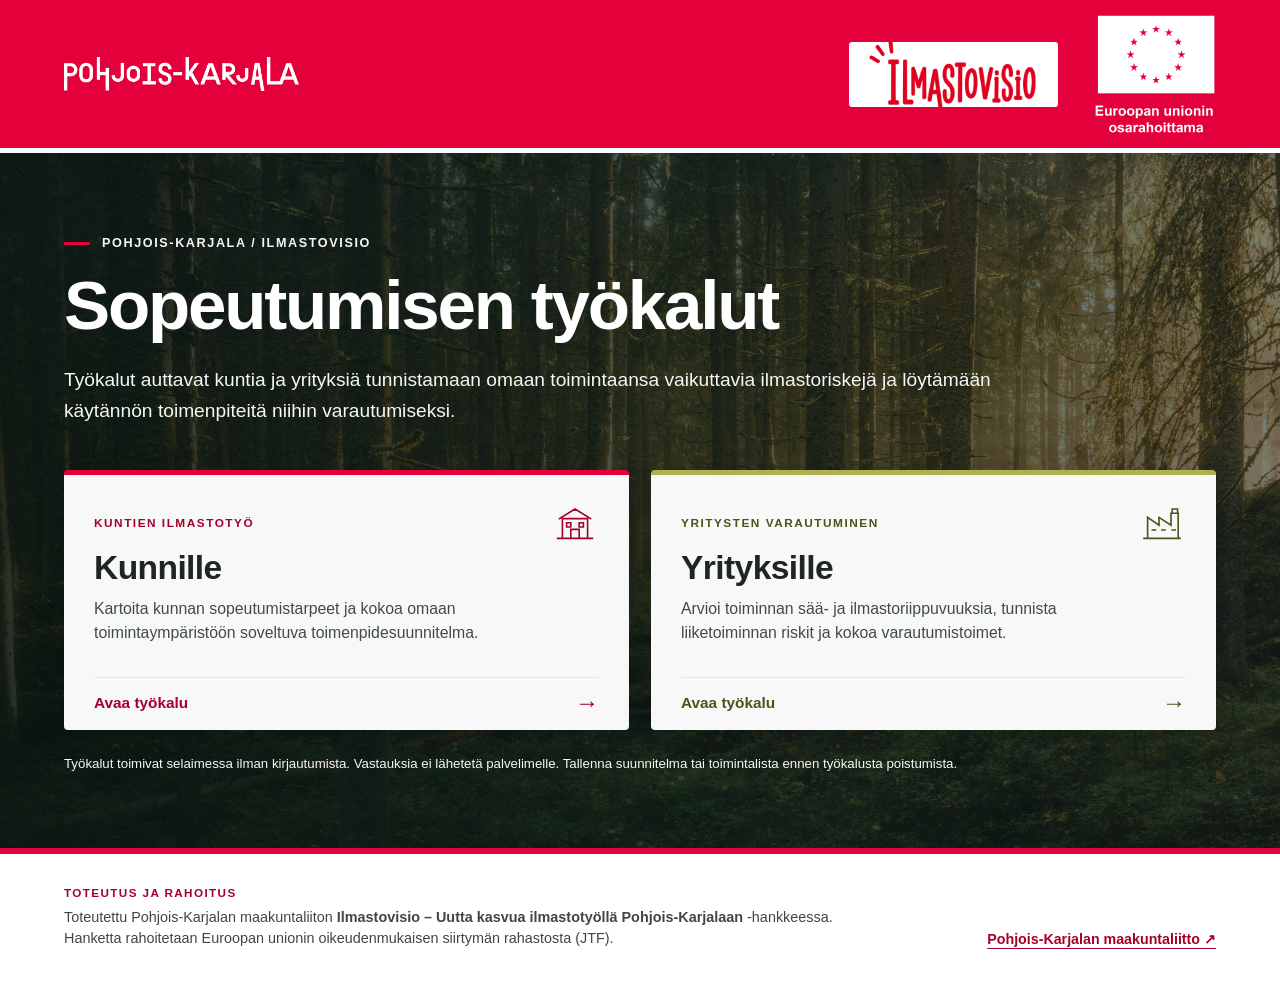
<file: index.html>
<!doctype html>
<html lang="fi">
<head>
  <meta charset="utf-8">
  <meta name="viewport" content="width=device-width, initial-scale=1">
  <meta name="theme-color" content="#e4003a">
  <meta name="description" content="Työkalut auttavat kuntia ja yrityksiä tunnistamaan omaan toimintaansa vaikuttavia ilmastoriskejä ja löytämään käytännön toimenpiteitä niihin varautumiseksi.">
  <title>Sopeutumisen työkalut | Pohjois-Karjala</title>
  <link rel="stylesheet" href="./style.css">
</head>
<body>
  <a class="skip-link" href="#sisalto">Siirry sisältöön</a>

  <header class="masthead">
    <div class="masthead-inner">
      <img class="pk-logo" src="./assets/pohjois-karjala-white.png" alt="Pohjois-Karjala" width="278" height="40">
      <div class="partners" aria-label="Hankkeen ja rahoittajan tunnukset">
        <div class="vision-logo-box">
          <img class="vision-logo" src="./assets/ilmastovisio-logo.png" alt="Ilmastovisio" width="1944" height="809">
        </div>
        <img class="eu-logo" src="./assets/eu-osarahoittama.png" alt="Euroopan unionin osarahoittama" width="768" height="756">
      </div>
    </div>
  </header>

  <main id="sisalto" tabindex="-1">
    <section class="hero" aria-labelledby="main-title">
      <div class="hero-content">
        <p class="eyebrow"><span class="eyebrow-line" aria-hidden="true"></span> Pohjois-Karjala / Ilmastovisio</p>
        <h1 id="main-title">Sopeutumisen työkalut</h1>
        <p class="lead">Työkalut auttavat kuntia ja yrityksiä tunnistamaan omaan toimintaansa vaikuttavia ilmastoriskejä ja löytämään käytännön toimenpiteitä niihin varautumiseksi.</p>

        <div class="tool-grid" aria-label="Valitse työkalu">
          <a class="tool-card" href="./kunta/" aria-labelledby="kunta-title" aria-describedby="kunta-description">
            <div class="card-head">
              <span class="card-kind">KUNTIEN ILMASTOTYÖ</span>
              <span class="card-icon" aria-hidden="true">
                <svg viewBox="0 0 80 80" fill="none" stroke="currentColor" stroke-width="2.7" stroke-linecap="square" stroke-linejoin="miter" focusable="false" aria-hidden="true">
                  <path d="M11 64H69M19 64V31H61V64M14 31L40 15L66 31M33 64V49H47V64M26 38H33V45H26zM47 38H54V45H47z"/>
                </svg>
              </span>
            </div>
            <h2 id="kunta-title">Kunnille</h2>
            <p id="kunta-description">Kartoita kunnan sopeutumistarpeet ja kokoa omaan toimintaympäristöön soveltuva toimenpidesuunnitelma.</p>
            <span class="card-action">Avaa työkalu <span class="arrow" aria-hidden="true">→</span></span>
          </a>

          <a class="tool-card tool-card--business" href="./yritys/" aria-labelledby="yritys-title" aria-describedby="yritys-description">
            <div class="card-head">
              <span class="card-kind">YRITYSTEN VARAUTUMINEN</span>
              <span class="card-icon" aria-hidden="true">
                <svg viewBox="0 0 80 80" fill="none" stroke="currentColor" stroke-width="2.7" stroke-linecap="square" stroke-linejoin="miter" focusable="false" aria-hidden="true">
                  <path d="M10 64H70M16 64V29L35 42V29L55 42V22H67V64M24 50H29M40 50H45M57 50H62M57 22V15H66V22"/>
                </svg>
              </span>
            </div>
            <h2 id="yritys-title">Yrityksille</h2>
            <p id="yritys-description">Arvioi toiminnan sää- ja ilmastoriippuvuuksia, tunnista liiketoiminnan riskit ja kokoa varautumistoimet.</p>
            <span class="card-action">Avaa työkalu <span class="arrow" aria-hidden="true">→</span></span>
          </a>
        </div>

        <p class="note">Työkalut toimivat selaimessa ilman kirjautumista. Vastauksia ei lähetetä palvelimelle. Tallenna suunnitelma tai toimintalista ennen työkalusta poistumista.</p>
      </div>
    </section>
  </main>

  <footer class="site-footer">
    <div class="footer-inner">
      <div class="funding">
        <p class="funding-label">TOTEUTUS JA RAHOITUS</p>
        <p>Toteutettu Pohjois-Karjalan maakuntaliiton <strong>Ilmastovisio – Uutta kasvua ilmastotyöllä Pohjois-Karjalaan</strong> -hankkeessa. Hanketta rahoitetaan Euroopan unionin oikeudenmukaisen siirtymän rahastosta (JTF).</p>
      </div>
      <a href="https://pohjois-karjala.fi/" rel="noopener noreferrer">Pohjois-Karjalan maakuntaliitto <span aria-hidden="true">↗</span></a>
    </div>
  </footer>
</body>
</html>
</file>
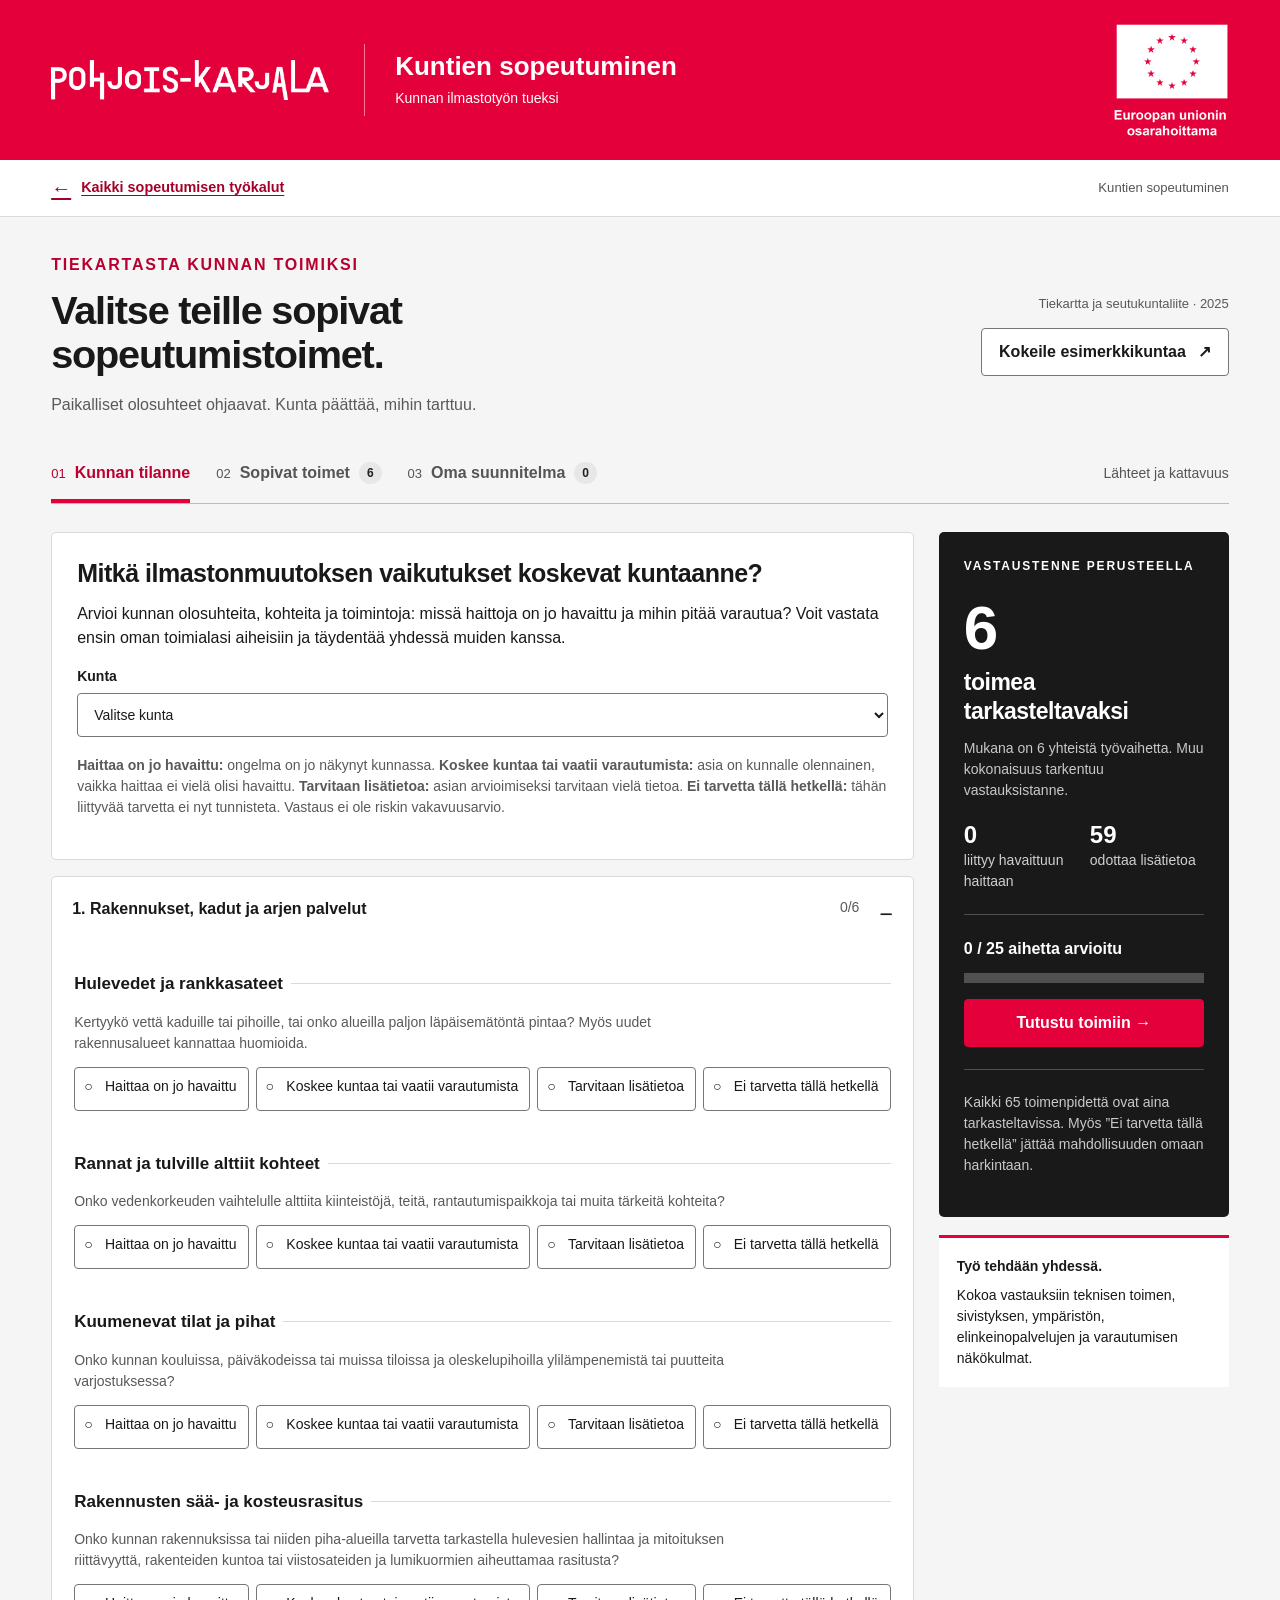
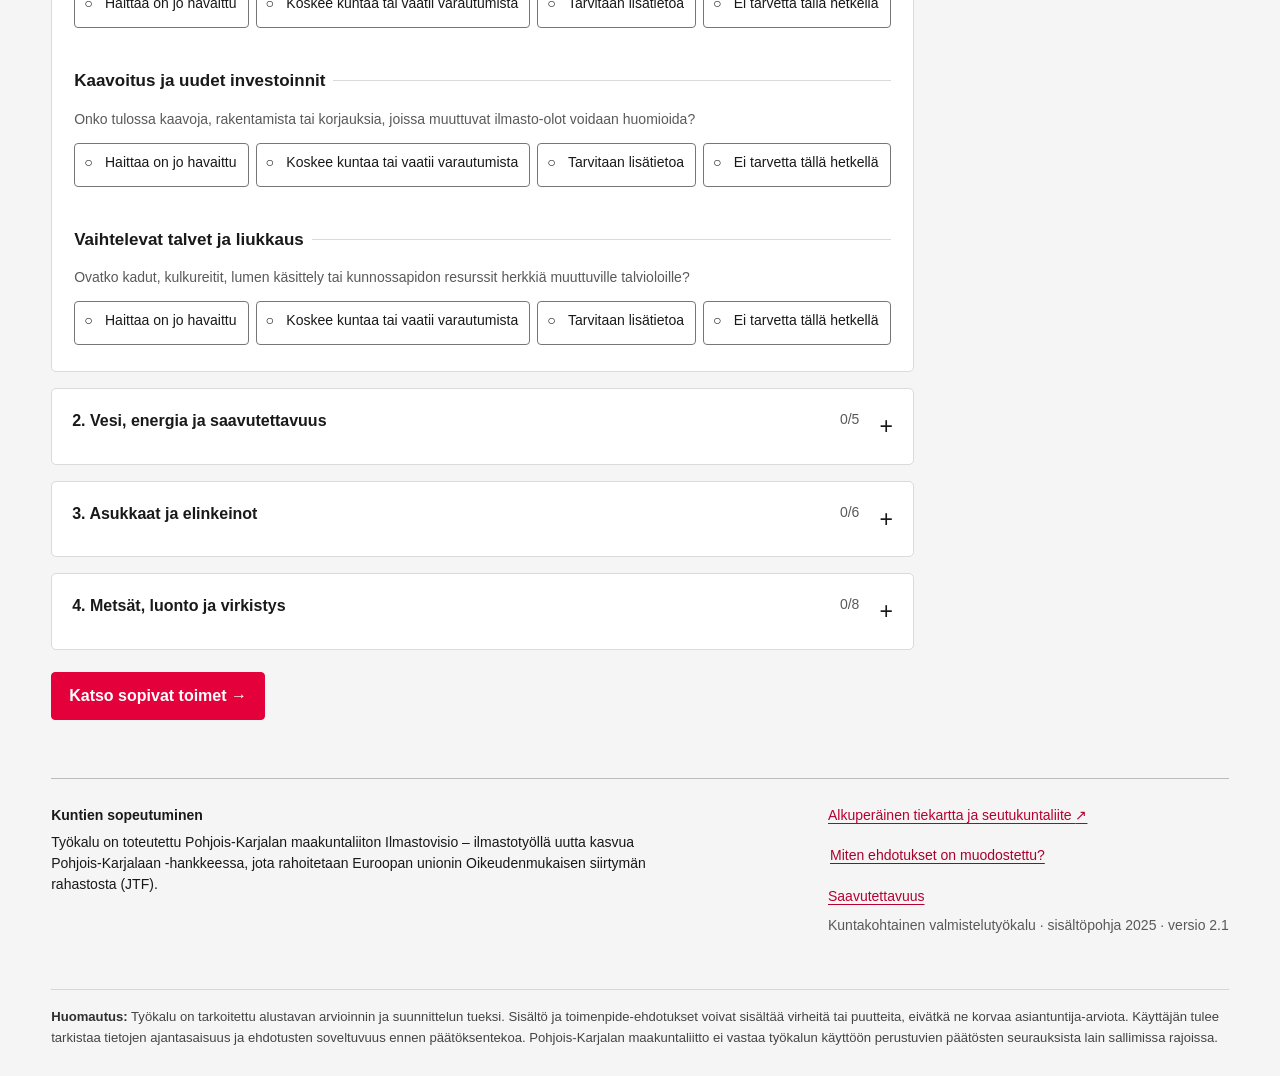
<file: kunta/index.html>
<!doctype html>
<html lang="fi"><head><meta charset="utf-8"><meta name="viewport" content="width=device-width,initial-scale=1"><meta name="theme-color" content="#e4003a"><title>Kuntien sopeutuminen — Pohjois-Karjala</title><meta name="description" content="Kunnan sopeutumistoimet: tunnista paikalliset tarpeet, tarkista tiekartan perustelut ja kokoa ilmastosuunnitelma."><link rel="stylesheet" href="style.css"><link rel="stylesheet" href="../shared/tool-header.css"><link rel="stylesheet" href="../shared/typography.css"></head>
<body><a href="#workspace" class="skip">Siirry työkaluun</a><header class="masthead"><div class="mastinner"><div class="identity"><img src="assets/pohjois-karjala-white.png" alt="Pohjois-Karjala" width="278" height="40"><div class="product"><a href="./">Kuntien sopeutuminen</a><span>Kunnan ilmastotyön tueksi</span></div></div><img class="eu" src="assets/eu-osarahoittama.png" alt="Euroopan unionin osarahoittama" width="768" height="756"></div></header>
<nav class="suite-nav" aria-label="Sopeutumisen työkalut"><div class="suite-nav-inner"><a href="../" class="suite-nav-home"><span aria-hidden="true">←</span> Kaikki sopeutumisen työkalut</a><span class="suite-nav-current">Kuntien sopeutuminen</span></div></nav>
<main><div class="intro"><div><p class="eyebrow">TIEKARTASTA KUNNAN TOIMIKSI</p><h1>Valitse teille sopivat<br>sopeutumistoimet.</h1><p>Paikalliset olosuhteet ohjaavat. Kunta päättää, mihin tarttuu.</p></div><div class="introtools"><span class="edition">Tiekartta ja seutukuntaliite · 2025</span><button id="example" class="secondary">Kokeile esimerkkikuntaa <span aria-hidden="true">↗</span></button></div></div>
<nav class="steps" aria-label="Työvaiheet"><button data-tab="profile"><span class="number">01</span>Kunnan tilanne</button><button data-tab="actions"><span class="number">02</span>Sopivat toimet <span id="matchcount" class="count">0</span></button><button data-tab="plan"><span class="number">03</span>Oma suunnitelma <span id="plancount" class="count">0</span></button><button data-tab="sources" class="source-tab">Lähteet ja kattavuus</button></nav>
<div id="workspace" tabindex="-1" role="region" aria-label="Työkalun sisältö"><div id="app"></div></div><section id="printout" aria-label="Tulostettava suunnitelma"></section>
<footer><div><strong>Kuntien sopeutuminen</strong><p>Työkalu on toteutettu Pohjois-Karjalan maakuntaliiton Ilmastovisio – ilmastotyöllä uutta kasvua Pohjois-Karjalaan -hankkeessa, jota rahoitetaan Euroopan unionin Oikeudenmukaisen siirtymän rahastosta (JTF).</p></div><div><a id="source" target="_blank" rel="noopener">Alkuperäinen tiekartta ja seutukuntaliite <span aria-hidden="true">↗</span><span class="sr-only"> (PDF, avautuu uuteen välilehteen)</span></a><button class="textbutton" id="method-link">Miten ehdotukset on muodostettu?</button><a href="#saavutettavuus" id="accessibility-link">Saavutettavuus</a><p class="muted">Kuntakohtainen valmistelutyökalu · sisältöpohja 2025 · versio 2.1</p></div><p class="tool-disclaimer"><strong>Huomautus:</strong> Työkalu on tarkoitettu alustavan arvioinnin ja suunnittelun tueksi. Sisältö ja toimenpide-ehdotukset voivat sisältää virheitä tai puutteita, eivätkä ne korvaa asiantuntija-arviota. Käyttäjän tulee tarkistaa tietojen ajantasaisuus ja ehdotusten soveltuvuus ennen päätöksentekoa. Pohjois-Karjalan maakuntaliitto ei vastaa työkalun käyttöön perustuvien päätösten seurauksista lain sallimissa rajoissa.</p></footer></main><div id="toast" aria-hidden="true"></div><div id="announcer" class="sr-only" role="status" aria-live="polite" aria-atomic="true"></div><script src="data.js"></script><script src="app.js"></script></body></html>
</file>
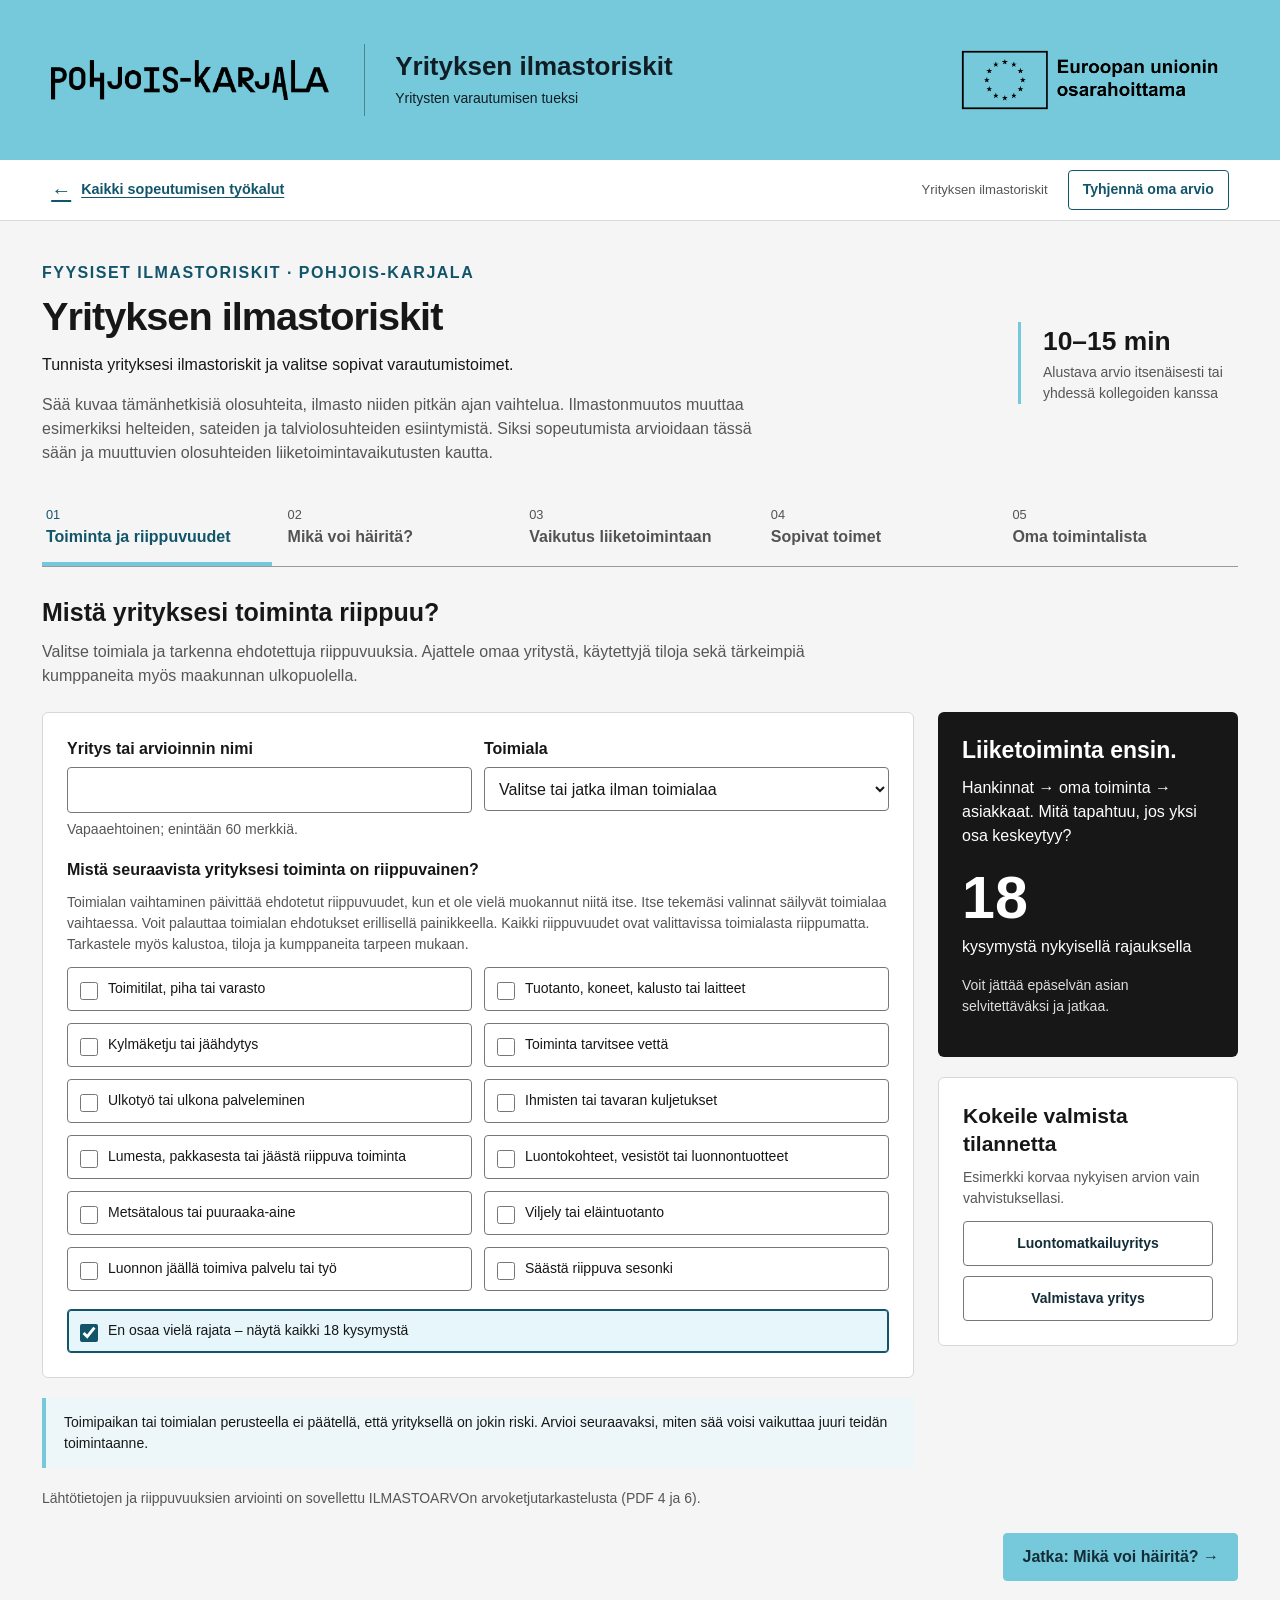
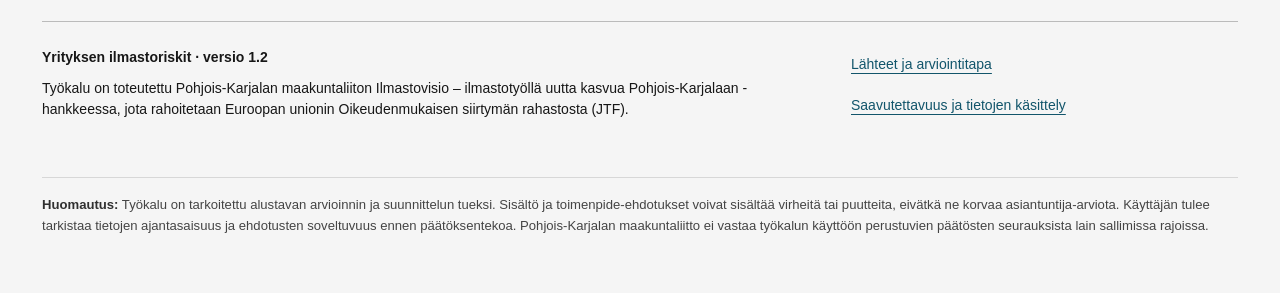
<file: yritys/index.html>
<!doctype html>
<html lang="fi">
<head><meta charset="utf-8"><meta name="viewport" content="width=device-width, initial-scale=1"><meta name="theme-color" content="#75c9da"><meta name="description" content="Tunnista yrityksesi sää- ja ilmastoriippuvuudet ja kokoa ensimmäiset varautumistoimet. Pohjois-Karjalan yrityksille."><title>Yrityksen ilmastoriskit · Pohjois-Karjala</title><link rel="stylesheet" href="style.css?v=1.2.2"><link rel="stylesheet" href="../shared/tool-header.css?v=1.2.2"><link rel="stylesheet" href="../shared/typography.css?v=1.2.2"><link rel="stylesheet" href="theme.css?v=1.2.2"></head>
<body>
<a href="#workspace" class="skip">Siirry arviointiin</a>
<header class="masthead"><div class="mastinner"><div class="identity"><img src="assets/pohjois-karjala-black.png" alt="Pohjois-Karjala" width="278" height="40"><div class="product"><a href="./">Yrityksen ilmastoriskit</a><span>Yritysten varautumisen tueksi</span></div></div><img class="eu" src="assets/eu-osarahoittama-black-outline.png" alt="Euroopan unionin osarahoittama" width="2048" height="486"></div></header>
<nav class="suite-nav" aria-label="Sopeutumisen työkalut"><div class="suite-nav-inner"><a href="../" class="suite-nav-home"><span aria-hidden="true">←</span> Kaikki sopeutumisen työkalut</a><div class="suite-nav-actions"><span class="suite-nav-current">Yrityksen ilmastoriskit</span><button type="button" id="reset" class="suite-reset">Tyhjennä oma arvio</button></div></div></nav>
<div class="page">
<div class="intro"><div><p class="eyebrow">FYYSISET ILMASTORISKIT · POHJOIS-KARJALA</p><h1>Yrityksen ilmastoriskit</h1><p>Tunnista yrityksesi ilmastoriskit ja valitse sopivat varautumistoimet.</p><p class="climate-context">Sää kuvaa tämänhetkisiä olosuhteita, ilmasto niiden pitkän ajan vaihtelua. Ilmastonmuutos muuttaa esimerkiksi helteiden, sateiden ja talviolosuhteiden esiintymistä. Siksi sopeutumista arvioidaan tässä sään ja muuttuvien olosuhteiden liiketoimintavaikutusten kautta.</p></div><div class="time"><b>10–15 min</b><span>Alustava arvio itsenäisesti tai yhdessä kollegoiden kanssa</span></div></div>
<nav id="steps" class="steps" aria-label="Arvioinnin vaiheet"></nav>
<main id="workspace" tabindex="-1" aria-label="Yrityksen arviointi"></main>
<footer><div><strong>Yrityksen ilmastoriskit · versio 1.2</strong><p>Työkalu on toteutettu Pohjois-Karjalan maakuntaliiton Ilmastovisio – ilmastotyöllä uutta kasvua Pohjois-Karjalaan -hankkeessa, jota rahoitetaan Euroopan unionin Oikeudenmukaisen siirtymän rahastosta (JTF).</p></div><div class="footer-links"><a href="#lahteet" data-page="sources">Lähteet ja arviointitapa</a><a href="#saavutettavuus" data-page="accessibility">Saavutettavuus ja tietojen käsittely</a></div><p class="tool-disclaimer"><strong>Huomautus:</strong> Työkalu on tarkoitettu alustavan arvioinnin ja suunnittelun tueksi. Sisältö ja toimenpide-ehdotukset voivat sisältää virheitä tai puutteita, eivätkä ne korvaa asiantuntija-arviota. Käyttäjän tulee tarkistaa tietojen ajantasaisuus ja ehdotusten soveltuvuus ennen päätöksentekoa. Pohjois-Karjalan maakuntaliitto ei vastaa työkalun käyttöön perustuvien päätösten seurauksista lain sallimissa rajoissa.</p></footer>
</div>
<div id="live" role="status" aria-live="polite" aria-atomic="true" class="sr-only"></div><div id="toast" aria-hidden="true"></div><section id="printout" aria-label="Tulostettava toimintalista"></section>
<noscript><p class="nojs">Arviointi tarvitsee JavaScriptin. Ota se käyttöön selaimessasi. Vastauksia ei lähetetä palvelimelle.</p></noscript>
<script src="data.js"></script><script src="export-xlsx.js"></script><script src="app.js"></script>
</body></html>
</file>
<file: style.css>
:root {
  --red: #e4003a;
  --red-dark: #a5002b;
  --ink: #1f2523;
  --focus: #005d76;
  --muted: #515a56;
}
* { box-sizing: border-box; }
html { scroll-behavior: smooth; }
body { margin: 0; min-width: 300px; color: var(--ink); background: #f8f8f6; font: 1rem/1.5 Corbel, "Segoe UI", Arial, sans-serif; }
a { color: var(--red-dark); text-underline-offset: 4px; }
a:focus-visible { outline: 3px solid var(--focus); outline-offset: 4px; }
.skip-link { position: absolute; left: 16px; top: -120px; z-index: 20; padding: 13px 17px; color: var(--ink); background: #fff; font-weight: 700; }
.skip-link:focus { top: 16px; }

/* Punainen ylapalkki: alkuperaiset Pohjois-Karjalan ja EU:n valkoiset tunnukset,
   Ilmastovision punainen tunnus omalla valkoisella pohjallaan. */
.masthead { background: var(--red); border-bottom: 5px solid #fff; }
.masthead-inner { max-width: 1220px; min-height: 148px; margin: 0 auto; padding: 14px 34px; display: flex; align-items: center; justify-content: space-between; gap: 28px; }
.pk-logo { display: block; width: clamp(170px, 20vw, 235px); height: auto; flex: 0 1 auto; }
.partners { display: flex; align-items: center; gap: clamp(18px, 3vw, 36px); }
.vision-logo-box { background: #fff; border-radius: 3px; min-width: 185px; height: 65px; padding: 12px 16px; display: flex; align-items: center; justify-content: center; }
.vision-logo { display: block; width: 177px; max-width: 100%; height: auto; object-fit: contain; }
.eu-logo { display: block; flex-shrink: 0; width: 122px; height: auto; }

/* Metsakuva koko aloitusnakymaan; tumma kerros varmistaa tekstin erottumisen. */
.hero {
  background-color: #253a2e;
  background-image: linear-gradient(90deg, rgba(8, 21, 17, .87) 0%, rgba(9, 25, 20, .72) 50%, rgba(9, 21, 17, .54) 100%), url("./assets/metsa.jpg");
  background-position: center, center 51%;
  background-size: cover;
  background-repeat: no-repeat;
  color: #fff;
  min-height: 695px;
  display: flex;
  align-items: center;
}
.hero-content { width: min(100%, 1220px); margin: 0 auto; padding: 66px 34px 58px; }
.eyebrow { display: flex; align-items: center; gap: 12px; margin: 0 0 16px; color: #f6f6f6; font-size: .79rem; font-weight: 700; letter-spacing: 1.6px; text-transform: uppercase; }
.eyebrow-line { display: inline-block; width: 26px; height: 3px; background: var(--red); }
h1 { max-width: 1000px; margin: 0 0 21px; font-size: clamp(2.8rem, 5.4vw, 4.7rem); font-weight: 700; line-height: 1.06; letter-spacing: -2.2px; text-wrap: balance; }
.lead { margin: 0; max-width: 980px; color: #f6f7f4; font-size: clamp(1rem, 1.5vw, 1.22rem); line-height: 1.65; text-wrap: pretty; }
.tool-grid { display: grid; grid-template-columns: repeat(2, minmax(0, 1fr)); gap: 22px; margin-top: 43px; }
.tool-card {
  display: flex;
  flex-direction: column;
  min-height: 260px;
  padding: 25px 30px 0;
  background: rgba(255, 255, 255, .97);
  color: var(--ink);
  border-radius: 4px;
  border-top: 5px solid var(--red);
  box-shadow: 0 8px 30px rgba(0, 0, 0, .15);
  text-decoration: none;
  transition: transform .15s ease, box-shadow .15s ease, background-color .15s ease;
}
.tool-card:hover { transform: translateY(-3px); background: #fff; box-shadow: 0 16px 32px rgba(0,0,0,.22); }
.tool-card:focus-visible { outline: 4px solid #fff; outline-offset: 4px; }
.card-head { display: flex; align-items: center; justify-content: space-between; gap: 16px; }
.card-kind { color: var(--red-dark); font-size: .74rem; font-weight: 700; letter-spacing: 1.5px; }
.card-icon { display: inline-flex; width: 48px; height: 48px; color: var(--red-dark); }
.card-icon svg { display: block; width: 100%; height: 100%; }
.tool-card h2 { margin: 1px 0 9px; font-size: clamp(1.75rem, 2.7vw, 2.1rem); letter-spacing: -.6px; line-height: 1.15; }
.tool-card p { max-width: 470px; margin: 0 0 24px; color: #414b46; font-size: .99rem; line-height: 1.55; }
.card-action { display: flex; align-items: center; justify-content: space-between; gap: 18px; margin-top: auto; padding: 13px 0 15px; border-top: 1px solid #e4e6e4; color: var(--red-dark); font-weight: 700; font-size: .96rem; }
.arrow { font-size: 1.5rem; line-height: 1; }
.note { margin: 23px 0 0; color: #f7f7f7; max-width: 1010px; font-size: .83rem; line-height: 1.65; }

/* Yritysten kortti ennakoi itse työkalun vihreää tehosteväriä. */
.tool-card--business { border-top-color: #ADB150; }
.tool-card--business .card-kind,
.tool-card--business .card-icon,
.tool-card--business .card-action { color: #4A541A; }

/* Valkoinen alareuna ja punainen rajaus. */
.site-footer { background: #fff; border-top: 6px solid var(--red); }
.footer-inner { max-width: 1220px; margin: 0 auto; padding: 30px 34px 32px; display: flex; align-items: end; justify-content: space-between; gap: 36px; }
.funding { max-width: 805px; }
.funding-label { margin: 0 0 5px; color: var(--red-dark); font-size: .73rem; font-weight: 700; letter-spacing: 1.4px; }
.funding p:last-child { margin: 0; color: #414641; font-size: .9rem; line-height: 1.5; }
.footer-inner a { flex-shrink: 0; font-size: .89rem; font-weight: 700; }

@media (max-width: 830px) {
  .masthead-inner { padding: 13px 24px; min-height: 105px; }
  .hero { min-height: 0; }
  .hero-content { padding: 65px 24px 55px; }
  .tool-card { padding: 20px 21px 0; }
  .footer-inner { padding: 25px 24px; display: block; }
  .footer-inner a { display: inline-block; margin-top: 15px; }
}
@media (max-width: 620px) {
  .masthead-inner { padding: 12px 18px; min-height: 0; flex-wrap: wrap; gap: 14px; }
  .pk-logo { width: 190px; max-width: calc(100vw - 36px); }
  .partners { margin-left: auto; gap: 15px; }
  .vision-logo-box { min-width: 140px; width: 140px; height: 54px; padding: 11px 12px; }
  .vision-logo { width: 130px; }
  .eu-logo { width: 96px; }
  .hero { background-position: center, 53% center; }
  .hero-content { padding: 47px 18px 45px; }
  .eyebrow { font-size: .69rem; letter-spacing: 1.1px; }
  h1 { font-size: clamp(2.4rem, 9vw, 3.6rem); letter-spacing: -1.2px; }
  .lead { font-size: 1.02rem; line-height: 1.57; }
  .tool-grid { grid-template-columns: 1fr; margin-top: 31px; gap: 14px; }
  .tool-card { min-height: 225px; }
  .card-icon { width: 43px; height: 43px; }
  .tool-card h2 { font-size: 1.8rem; }
  .tool-card p { font-size: .97rem; margin-bottom: 19px; }
  .note { margin-top: 19px; }
  .footer-inner { padding: 22px 18px 26px; }
}
@media (prefers-reduced-motion: reduce) {
  html { scroll-behavior: auto; }
  .tool-card { transition: none; }
}
@media (forced-colors: active) {
  .tool-card { border: 2px solid CanvasText; }
  .tool-card:focus-visible { outline: 3px solid Highlight; }
}
@media print {
  .hero { background: #fff; color: #111; min-height: 0; }
  .lead, .eyebrow, .note { color: #111; }
  .tool-card { border: 1px solid #555; border-top: 5px solid #e4003a; box-shadow: none; break-inside: avoid; }
  .masthead, .site-footer { print-color-adjust: exact; -webkit-print-color-adjust: exact; }
}
</file>
<file: kunta/style.css>
:root{--red:#e4003a;--ink:#191919;--muted:#595959;--line:#dadada;--bg:#f5f5f5;--yellow:#fbba00;--sky:#75c9da;--green:#adb150}*{box-sizing:border-box}body{margin:0;background:var(--bg);color:var(--ink);font:1rem/1.5 Corbel,"Segoe UI",Arial,sans-serif}button,input,select,textarea{font:inherit}button,a,input,select,textarea,summary{touch-action:manipulation}button,summary{cursor:pointer}button{transition:background .15s,border-color .15s}button:focus-visible,a:focus-visible,input:focus-visible,select:focus-visible,textarea:focus-visible,summary:focus-visible{outline:3px solid #156581;outline-offset:4px}button:hover{filter:brightness(.96)}a{color:#b7002f;text-underline-offset:3px}button:disabled{opacity:.5;cursor:default}.skip{position:absolute;top:-100px;left:15px;z-index:20;background:white;padding:12px}.skip:focus{top:12px}.masthead{background:var(--red);color:#fff}.mastinner{max-width:1480px;margin:auto;display:flex;align-items:center;justify-content:space-between;padding:13px 4%;gap:30px}.identity{display:flex;align-items:center;gap:35px}.identity>img{max-width:32vw;object-fit:contain;height:auto}.product{border-left:1px solid #ff7699;padding:7px 0 7px 30px}.product a{color:white;font-size:1.625rem;font-weight:700;text-decoration:none;display:block;line-height:1.2}.product span{font-size:0.875rem;display:block;margin-top:5px}.eu{object-fit:contain;flex-shrink:0}main{max-width:1480px;margin:auto;padding:36px 4% 0}.intro{display:flex;align-items:center;justify-content:space-between;gap:25px;margin-bottom:30px}.eyebrow{font-size:0.75rem;font-weight:700;letter-spacing:1.8px;color:#b7002f;margin:0 0 12px}h1{font-size:clamp(1.875rem,3.1vw,2.875rem);line-height:1.09;letter-spacing:-1.2px;margin:0 0 17px}p{margin:0 0 16px}.intro p:last-child{color:var(--muted);margin:0}.introtools{display:flex;flex-direction:column;align-items:flex-end;gap:14px}.edition{font-size:0.8125rem;color:var(--muted)}.primary,.secondary,.add{display:inline-flex;align-items:center;justify-content:center;gap:12px;border:1px solid var(--red);border-radius:4px;background:var(--red);color:white;padding:11px 17px;font-weight:700;text-decoration:none}.secondary{border-color:#767676;background:#fff;color:var(--ink)}.textbutton{background:none;border:0;color:#a9002b;text-decoration:underline;text-underline-offset:3px;padding:3px 0;font-size:0.875rem;text-align:left}.steps{display:flex;gap:26px;border-bottom:1px solid #bbb;margin-bottom:28px;align-items:stretch}.steps button{background:transparent;border:0;border-bottom:4px solid transparent;padding:14px 0;display:flex;align-items:center;gap:9px;font-size:1.0rem;color:#555;font-weight:700}.steps button.active{color:#bb0030;border-color:var(--red)}.number{font-size:0.8125rem;font-weight:400}.count{display:inline-block;background:#e7e7e7;color:#222;font-size:0.75rem;font-weight:700;padding:2px 8px;border-radius:30px}.steps .source-tab{font-size:0.875rem;margin-left:auto;font-weight:400}.layout{display:grid;grid-template-columns:minmax(0,1fr) 290px;gap:25px;align-items:start}.panel,.card{border:1px solid var(--line);background:white;border-radius:5px;padding:25px}h2{font-size:1.5625rem;letter-spacing:-.5px;line-height:1.25;margin:0 0 12px}h3{font-size:1.3125rem;line-height:1.3;margin:0 0 12px}h4{margin:15px 0 8px}.muted,.help{color:var(--muted);font-size:0.875rem}.field{display:block;font-size:0.875rem;font-weight:700;margin:0 0 18px}.field input,.field select,.field textarea{display:block;width:100%;padding:10px 12px;border:1px solid #767676;background:#fff;color:var(--ink);border-radius:4px;font-weight:400;margin-top:6px}.field textarea{min-height:115px;resize:vertical}.field input::placeholder{color:#707070}.formgrid{display:grid;grid-template-columns:1fr 1fr;gap:0 20px}.full{grid-column:1/-1}.notice{background:#fff6d9;border-left:4px solid var(--yellow);padding:15px 18px;margin:0 0 20px;font-size:0.875rem}.notice p:last-child{margin:0}.notice .textbutton{color:#6c4900}.regional{background:#edf8fb;border-left:4px solid var(--sky);padding:17px 20px;margin:20px 0}.regional h3{font-size:1.125rem}.regional p{font-size:0.875rem}.regional p:last-child{margin:0}.question-group{background:#fff;border:1px solid var(--line);margin-top:16px;border-radius:5px}.question-group>summary{display:flex;justify-content:space-between;gap:20px;padding:20px;font-weight:700;list-style:none}.question-group>summary::after{content:'+';font-size:1.4375rem;font-weight:400}.question-group[open]>summary::after{content:'−'}.question-group>summary .muted{margin-left:auto;font-weight:400}.group-body{padding:0 22px 6px}.question{border-top:1px solid var(--line);padding:20px 0}.qtitle{font-weight:700;font-size:1.0625rem;display:block}.qhint{color:var(--muted);font-size:0.875rem;margin-top:5px;display:block;max-width:660px}.choices{display:flex;gap:7px;flex-wrap:wrap;margin-top:13px}.choices label{position:relative;cursor:pointer}.choices input{position:absolute;opacity:0;inset:0;width:100%;height:100%;margin:0;cursor:pointer}.choices span{display:block;padding:8px 11px;font-size:0.875rem;border:1px solid #767676;border-radius:4px}.choices input:checked+span{background:#fff0f3;border-color:var(--red);color:#a4002a;font-weight:700;box-shadow:inset 0 0 0 1px var(--red)}.choices input:focus-visible+span{outline:3px solid #156581;outline-offset:3px}.aside{position:sticky;top:20px}.aside .panel{background:var(--ink);color:white;border:0}.aside h2{font-size:1.4375rem}.aside .muted{color:#c9c9c9}.aside .eyebrow{color:#fff}.big{font-size:3.875rem;line-height:1;letter-spacing:-2px;font-weight:700;margin:22px 0 9px;color:#fff}.aside hr{border:0;border-top:1px solid #4e4e4e;margin:22px 0}.aside button.primary{width:100%;margin-top:16px}.aside .textbutton{color:white}.progress{height:6px;background:#505050;overflow:hidden;margin:12px 0 0}.progress div{height:100%;background:var(--yellow)}.stats{display:grid;grid-template-columns:1fr 1fr;gap:12px;font-size:0.875rem;margin:20px 0}.stats b{display:block;font-size:1.5rem;line-height:1.2}.stats span{color:#d0d0d0}.mini{font-size:0.875rem;padding:12px 0;border-bottom:1px solid #4e4e4e}.mini:last-child{border:0}.mini strong{display:block}.aside .mini button{border:0;background:none;color:#fff;padding:0;text-align:left;font-size:0.875rem}.summary-note{font-size:0.875rem;border-top:3px solid var(--red);background:#fff;padding:18px;margin-top:18px}.actionshead{display:flex;align-items:flex-start;justify-content:space-between;gap:20px;margin-bottom:18px}.actionshead p{margin-bottom:0}.filters{display:flex;gap:7px;flex-wrap:wrap;margin:0 0 16px}.filters button{font-size:0.875rem;border:1px solid #767676;background:white;border-radius:4px;padding:8px 11px}.filters button.active{background:var(--ink);border-color:var(--ink);color:white}.searchrow{display:grid;grid-template-columns:1.3fr 1fr 1fr;gap:12px;background:#fff;padding:18px;border:1px solid var(--line);margin-bottom:16px}.searchrow .field{margin:0}.resultmeta{display:flex;align-items:center;justify-content:space-between;gap:15px;font-size:0.875rem;color:var(--muted);margin-bottom:15px}.cards{display:grid;grid-template-columns:1fr 1fr;gap:17px}.card{padding:22px;display:flex;flex-direction:column;min-width:0;border-top:3px solid var(--red)}.card[data-match="unknown"],.card[data-match="pending"]{border-top-color:var(--yellow)}.card[data-match="regional"]{border-top-color:var(--sky)}.card[data-match="other"]{border-top-color:#aaa}.tags{display:flex;gap:6px;flex-wrap:wrap;font-size:0.75rem;margin-bottom:13px}.tag{display:inline-flex;align-items:center;background:#ededed;color:#373737;padding:4px 8px;border-radius:3px;line-height:1.3}.tag.need{background:#ffecf0;color:#a4002a}.tag.unknown,.tag.pending{background:#fff3d1;color:#694b00}.tag.regional{background:#e4f6fa;color:#205e6a}.card h3{font-size:1.375rem;letter-spacing:-.35px}.card .description{font-size:1.0rem;line-height:1.5}.reason{font-size:0.875rem;padding:12px 14px;background:#f6f6f6;margin:0 0 14px;border-left:2px solid #aaa}.reason strong{display:block;margin-bottom:4px}.role{font-size:0.875rem;margin-bottom:14px}.card details{font-size:0.875rem;padding:13px 0;border-top:1px solid var(--line)}.card details p{margin-top:12px}.card details ul{padding-left:20px}.card summary{font-weight:700}.cardbottom{margin-top:auto;display:flex;flex-wrap:wrap;gap:10px;align-items:center;padding-top:18px;justify-content:space-between}.status-label{display:flex;flex-direction:column;gap:4px;font-size:0.75rem;color:#555}.status-label select{font-size:0.875rem;border:1px solid #767676;background:white;padding:8px;border-radius:4px;max-width:190px}.add{font-size:0.875rem;padding:10px 13px;align-self:flex-end}.add.selected{background:#fff0f3;color:#ac002c;border-color:#e9a4b5}.loadmore{display:block;margin:22px auto}.empty{padding:40px;background:#fff;border:1px dashed #aaa;text-align:center;grid-column:1/-1}.toolbar{display:flex;gap:10px;flex-wrap:wrap;margin-bottom:20px}.planitem{margin-bottom:20px;border-top:4px solid var(--red)}.planitem:focus{outline:3px solid #156581}.planitem h3{font-size:1.4375rem;margin-bottom:18px}.planhead{display:flex;justify-content:space-between;align-items:flex-start;gap:15px}.planhead .textbutton{white-space:nowrap}.coverage-table{width:100%;border-collapse:collapse;font-size:0.875rem;line-height:1.45}.coverage-table th,.coverage-table td{text-align:left;vertical-align:top;padding:13px 10px;border-bottom:1px solid var(--line)}.coverage-table th{background:#f5f5f5}.coverage-table td:first-child{width:40%}.coverage-table button{font-size:0.875rem;display:block;border:0;background:none;color:#ae002c;text-align:left;padding:4px 0}.source-group{margin:16px 0;border:1px solid var(--line);background:white}.source-group>summary{font-size:1.125rem;font-weight:700;padding:18px}.tablewrap{overflow:auto;padding:0 15px 15px}.source-intro{display:grid;grid-template-columns:1fr 1fr;gap:20px;margin-bottom:22px}.source-intro .panel{border-top:4px solid var(--red)}.source-intro ol,.source-intro ul{padding-left:22px}.source-intro li{margin-bottom:10px}.source-stats{display:flex;gap:30px;flex-wrap:wrap;margin:20px 0}.source-stats b{display:block;font-size:2.375rem;line-height:1.1;color:#b7002f}.source-stats span{font-size:0.875rem}.sources .introtext{max-width:1000px}.regiongrid{display:grid;grid-template-columns:repeat(3,1fr);gap:18px;margin:20px 0}.regiongrid .panel{border-top:4px solid var(--sky)}.regiongrid p,.regiongrid li{font-size:0.875rem}.regiongrid ul{padding-left:18px}.printonly,#printout{display:none}footer{border-top:1px solid #bbb;padding:26px 0 28px;margin-top:38px;display:flex;justify-content:space-between;gap:35px;font-size:0.875rem}footer>div{max-width:600px}footer p{margin:6px 0}footer a,footer button{display:block;margin-bottom:8px}#toast{position:fixed;bottom:22px;left:50%;transform:translateX(-50%);background:#191919;color:#fff;box-shadow:0 3px 20px #0002;padding:14px 24px;max-width:90vw;border-radius:4px;display:none;z-index:20}.funding-print{background:#e4003a;color:#fff;padding:12px 20px;display:flex;gap:25px;align-items:center}.funding-print img{width:110px;height:auto}
@media(max-width:1150px){.layout{grid-template-columns:minmax(0,1fr) 260px}.cards{grid-template-columns:1fr}.identity{gap:20px}.product{padding-left:20px}.source-tab{max-width:145px}.steps{gap:20px}.regiongrid{grid-template-columns:1fr}.searchrow{grid-template-columns:1fr 1fr}.searchrow .field:first-child{grid-column:1/-1}}
@media(max-width:760px){.mastinner{padding:14px 5%}.identity{display:block}.identity>img{width:200px;max-width:53vw}.product{border:0;padding:10px 0 0}.product a{font-size:1.4375rem}.product span{font-size:0.8125rem}.eu{width:105px;height:auto}.intro{flex-direction:column;align-items:flex-start}.introtools{align-items:flex-start;gap:9px}.intro h1 br{display:none}main{padding:28px 5% 0}.steps{gap:12px;flex-wrap:wrap}.steps button{font-size:0.875rem;gap:5px;padding:11px 0}.steps .source-tab{margin-left:0;max-width:none;width:100%;padding-top:0}.steps .number{display:none}.layout{grid-template-columns:1fr}.aside{position:static}.panel{padding:21px}.formgrid,.source-intro{grid-template-columns:1fr}.full{grid-column:auto}.searchrow{grid-template-columns:1fr}.searchrow .field:first-child{grid-column:auto}.actionshead{flex-direction:column}.planhead{flex-wrap:wrap}.choices{gap:6px}.choices span{font-size:0.875rem;padding:8px}.question-group>summary{padding:17px;font-size:1.0rem}.group-body{padding:0 17px}.resultmeta{align-items:flex-start;flex-direction:column}footer{flex-direction:column;gap:20px}.coverage-table{min-width:540px}.card h3{font-size:1.3125rem}.cardbottom{gap:12px}.toolbar>*{flex:1 1 auto}.intro p{font-size:1.0rem}}
@media(prefers-reduced-motion:reduce){*{scroll-behavior:auto!important;transition:none!important}}
@media print{body{background:white;font-size:11pt}body>header,body>.skip,.intro,.steps,#workspace,footer,#toast{display:none!important}main{max-width:none;padding:0}#printout{display:block}#printout h1{font-size:25pt}#printout h2{font-size:17pt}#printout h3{font-size:14pt}.printcard{break-inside:avoid;border-top:2px solid #e4003a;margin-top:20px;padding-top:12px}.printcard p{white-space:pre-wrap;margin-bottom:8px;overflow-wrap:anywhere}.printcard dl{display:grid;grid-template-columns:135px 1fr;gap:6px;margin:12px 0}.printcard dt{font-weight:700}.printcard dd{margin:0;white-space:pre-wrap}.printcard a{font-size:9pt;overflow-wrap:anywhere}.funding-print{-webkit-print-color-adjust:exact;print-color-adjust:exact;margin-bottom:20px}.funding-print img{width:100px}.printprofile{font-size:10pt}.printcard .muted{font-size:10pt}@page{size:A4;margin:17mm}}

/* Accessible interaction, reflow and print refinements. */
.sr-only{position:absolute!important;width:1px!important;height:1px!important;padding:0!important;margin:-1px!important;overflow:hidden!important;clip-path:inset(50%)!important;white-space:nowrap!important;border:0!important}
:where(button,a,input,select,textarea,summary,[tabindex]):focus-visible{outline:3px solid #111;outline-offset:3px;box-shadow:0 0 0 3px #fff,0 0 0 6px #111}
:where(#view-heading,#result-heading,article):focus{outline:3px solid #111;outline-offset:3px;box-shadow:0 0 0 3px white}
.choices input:focus-visible{outline:0;box-shadow:none}.choices input:focus-visible+span{outline:3px solid #111;outline-offset:3px;box-shadow:0 0 0 3px white,0 0 0 6px #111}
button,.textbutton,summary{min-height:2.75rem}.textbutton{padding:8px 2px}.coverage-table button{min-height:2.75rem;text-decoration:underline;text-underline-offset:3px}
.question{min-width:0;border:0;border-top:1px solid var(--line);margin:20px 0 0;padding:10px 0 20px}.question legend{padding:0 8px 0 0;max-width:100%}
.choices label{max-width:100%}.choices span{min-height:2.75rem;padding-left:9px}.choices span::before{content:'○';display:inline-block;width:1.2em;margin-right:4px}.choices input:checked+span::before{content:'✓'}
.progress{display:block;width:100%;height:10px;border:0;border-radius:0;appearance:none;color:var(--yellow)}.progress::-webkit-progress-bar{background:#505050}.progress::-webkit-progress-value{background:var(--yellow)}.progress::-moz-progress-bar{background:var(--yellow)}
.resultmeta h3{font-size:1rem;font-weight:400;letter-spacing:0;margin:0}.coverage-table tbody th{background:white;font-weight:400;width:40%}
.accessibility{max-width:900px}.accessibility h3{margin-top:28px}.accessibility li{margin-bottom:12px}.accessibility ul{padding-left:24px}
.layout>*,.formgrid>*,.searchrow>*,.source-intro>*,.regiongrid>*,.identity,.product,.intro>*,footer>*{min-width:0}.field input,.field select,.field textarea{min-width:0;max-width:100%}.steps{flex-wrap:wrap}.steps button{flex-wrap:wrap;text-align:left}.status-label{max-width:100%}.status-label select{max-width:100%}.identity{flex:1}.product a,button,h1,h2,h3,p,legend,.mini,strong,.field{overflow-wrap:anywhere}.aside{position:static}.add.selected{border-color:#ac002c}
@media(max-width:760px){.mastinner{gap:16px;flex-wrap:wrap}.identity{flex:1 1 140px}.identity>img{width:100%;max-width:200px}.eu{width:90px}.question-group>summary{flex-wrap:wrap;gap:8px}.question-group>summary>span:first-child{flex:1 1 150px}.choices{display:grid;grid-template-columns:minmax(0,1fr);width:100%}.choices label{width:100%}.panel,.card{padding:18px}.empty{padding:24px 16px}.source-stats{gap:20px}.funding-print{flex-wrap:wrap}}
@media(forced-colors:active){.choices input{appearance:auto;opacity:1;inset:auto;top:1rem;left:8px;width:1rem;height:1rem}.choices span{padding-left:2rem}.choices span::before{display:none}.choices input:checked+span{border:3px solid Highlight}.filters button.active,.steps button.active,.add.selected{border:3px solid Highlight}.progress{appearance:auto}.tag{border:1px solid CanvasText}:where(button,a,input,select,textarea,summary,[tabindex]):focus-visible{outline:3px solid Highlight;box-shadow:none}}
@media print{#announcer,.sr-only{display:none!important}#printout{overflow-wrap:anywhere}.printcard{break-inside:auto}.printcard h2,.printcard h3,.printcard dt{break-after:avoid}.printcard p,.printcard dd{orphans:3;widows:3}.printcard dl{display:block}.printcard dt{margin-top:10px}.printcard dd{overflow-wrap:anywhere}.funding-print{break-inside:avoid}.printprofile p{break-inside:avoid}#printout a{color:#191919}#printout h1{letter-spacing:0}}

.field input,.field select,.status-label select{min-height:2.75rem}


/* Yhteisen sopeutumissivuston navigointi. Ei muutoksia mikrotyökalun omiin näkymiin. */
.suite-nav{background:#fff;border-bottom:1px solid #dadada}
.suite-nav-inner{max-width:1480px;margin:0 auto;padding:10px 4%;display:flex;align-items:center;justify-content:space-between;gap:16px;flex-wrap:wrap}
.suite-nav-home{display:inline-flex;align-items:center;gap:10px;color:#a5002a;font-size:.9rem;font-weight:700;text-decoration:underline;text-underline-offset:3px;min-height:36px}
.suite-nav-home>span{font-size:1.25rem;line-height:1}
.suite-nav-current{font-size:.82rem;color:#555}
.suite-nav a:focus-visible{outline:3px solid #005d76;outline-offset:3px}
@media(max-width:600px){.suite-nav-inner{padding:8px 16px}.suite-nav-current{display:none}}
@media print{.suite-nav{display:none!important}}
</file>
<file: shared/tool-header.css>
/* Molempien työkalujen yhtenäinen ylätunniste: sama mitoitus ja rakenne.
   Teemakohtaiset CSS-muuttujat ohjaavat vain värejä. */
.masthead { background:var(--suite-header-bg, #e4003a); color:var(--suite-header-text, #fff); }
.mastinner {
  max-width:1480px; min-height:160px; margin:0 auto;
  padding:13px 4%; display:flex; align-items:center;
  justify-content:space-between; gap:30px;
}
.identity { display:flex; align-items:center; gap:35px; min-width:0; }
.identity > img { display:block; width:278px; max-width:32vw; height:auto; object-fit:contain; }
.product { border-left:1px solid var(--suite-header-divider, #ff7699); padding:7px 0 7px 30px; min-width:0; }
.product a { color:var(--suite-header-text, #fff); display:block; text-decoration:none; font-size:1.625rem; font-weight:700; line-height:1.2; }
.product span { display:block; margin-top:5px; font-size:.875rem; }
.eu { display:block; width:116px; height:auto; flex-shrink:0; object-fit:contain; }

/* Yrityksen arvio voidaan nollata mistä tahansa vaiheesta. */
.suite-nav-actions { display:flex; align-items:center; justify-content:flex-end; gap:20px; flex-wrap:wrap; }
.suite-reset {
  background:#fff; border:1px solid var(--suite-reset-border, #a5002b); border-radius:4px;
  color:var(--suite-reset-border, #a5002b); font:inherit; font-size:.88rem; font-weight:700;
  padding:8px 14px; min-height:40px; cursor:pointer;
}
.suite-reset:hover { background:var(--suite-reset-hover, #fff2f5); }
.suite-reset:focus-visible { outline:3px solid #005d76; outline-offset:3px; }

/* Yhteinen viimeinen huomautus footerissa ja tulosteessa. */
footer { flex-wrap:wrap; }
.tool-disclaimer {
  display:block; box-sizing:border-box; flex-basis:100%; grid-column:1/-1;
  width:100%; max-width:none; margin:12px 0 0; padding:16px 0 0;
  border-top:1px solid #d7d7d7; color:#444;
  font-size:.82rem; line-height:1.6;
}
.tool-disclaimer strong { color:#303030; }
.print-disclaimer { margin-top:18px; padding-top:10px; border-top:1px solid #bbb; font-size:.82rem; line-height:1.5; }
@media(max-width:760px) {
  .mastinner { min-height:164px; padding:14px 5%; gap:16px; flex-wrap:wrap; }
  .identity { display:block; flex:1 1 180px; min-width:0; }
  .identity > img { width:200px; max-width:100%; }
  .product { border:0; padding:10px 0 0; }
  .product a { font-size:1.4375rem; }
  .product span { font-size:.8125rem; }
  .eu { width:106px; }
}
@media(max-width:450px) {
  .mastinner { min-height:178px; }
  .identity { flex:1 1 140px; }
  .eu { width:92px; }
  .suite-nav-actions { margin-left:auto; }
  .suite-reset { padding:8px 10px; }
}
@media print {
  body > .masthead { display:none!important; }
  .suite-nav { display:none!important; }
  .print-disclaimer { break-inside:avoid; }
}
</file>
<file: shared/typography.css>
/*
 * Yhteinen typografia: kuntien ja yritysten sopeutumistyökalut.
 * Corbel on Windows-järjestelmissä saatava fontti. Sitä ei jaella tiedostoina.
 * Varafontit säilyttävät työkalun käytettävänä muilla alustoilla.
 * Värit määritellään erikseen kummankin työkalun teemassa.
 */
:root {
  --suite-font: Corbel, "Segoe UI", Arial, sans-serif;
  --suite-font-body: 1rem;
  --suite-font-h1: clamp(1.875rem, 3.1vw, 2.875rem);
  --suite-font-h2: 1.5625rem;
  --suite-font-h3: 1.3125rem;
  --suite-font-card: 1.375rem;
  --suite-font-question: 1.0625rem;
  --suite-font-small: .875rem;
}
body {
  font-family: var(--suite-font);
  font-size: var(--suite-font-body);
  line-height: 1.5;
}
button, input, select, textarea, summary { font-family: inherit; }
h1, h2, h3 { font-family: inherit; }
h1 {
  font-size: var(--suite-font-h1);
  line-height: 1.1;
}
h2 {
  font-size: var(--suite-font-h2);
  line-height: 1.25;
}
h3 {
  font-size: var(--suite-font-h3);
  line-height: 1.3;
}
.eyebrow { font-size: .75rem; }
.intro p { font-size: 1rem; }
.steps button { font-size: 1rem; }
.muted, .hint, .help, .qhint,
.field, .form-label small, .notice,
.reason, .role, .stats, .mini,
.question details, .action details, .card details,
.choices span, .check { font-size: var(--suite-font-small); }
.qtitle, .question legend { font-size: var(--suite-font-question); }
.card h3, .action h3, .impact-card h3, .planitem h3 {
  font-size: var(--suite-font-card);
}
.aside h2, .panel.dark h3 { font-size: 1.4375rem; }
.report h2 { font-size: var(--suite-font-h2); }
.report h3 { font-size: var(--suite-font-h3); }
@media (max-width: 900px) {
  .steps button { font-size: .875rem; }
}
@media (max-width: 600px) {
  .card h3, .action h3, .impact-card h3, .planitem h3 {
    font-size: 1.3125rem;
  }
  .report h2 { font-size: 1.35rem; }
}
@media print {
  body { font-family: var(--suite-font); font-size: 10pt; line-height: 1.3; }
  #printout h1 { font-size: 25pt; }
  #printout h2, .report h2 { font-size: 17pt; }
  #printout h3, .report h3 { font-size: 12pt; }
}
</file>
<file: yritys/style.css>
:root{--red:#75c9da;--dark:#171717;--muted:#565656;--line:#d8d8d8;--yellow:#fbba00;--paper:#f5f5f5;--link:#12556b}*{box-sizing:border-box}body{margin:0;font:1rem/1.5 Corbel,"Segoe UI",Arial,sans-serif;color:var(--dark);background:var(--paper)}button,input,select,textarea{font:inherit}button,a,input,select,textarea,summary{touch-action:manipulation}a{color:var(--link);text-underline-offset:4px}button,summary{cursor:pointer}button{min-height:44px}button:disabled{cursor:default}h1,h2,h3,p{margin-top:0}h1{font-size:clamp(2rem,4vw,3.2rem);line-height:1.1;letter-spacing:-1px;margin-bottom:14px}h2{font-size:1.8rem;line-height:1.22;margin-bottom:12px}h3{font-size:1.15rem;line-height:1.4;margin-bottom:10px}p{margin-bottom:16px}img{max-width:100%;object-fit:contain}button,h1,h2,h3,p,legend,label,td,th{overflow-wrap:anywhere}input,select,textarea{min-width:0;max-width:100%}
:where(a,button,input,textarea,select,summary,[tabindex]):focus-visible{outline:3px solid #111;outline-offset:3px;box-shadow:0 0 0 3px #fff,0 0 0 6px #111}#view-title:focus{outline:3px solid #111;outline-offset:5px}.skip{position:absolute;left:12px;top:-120px;background:white;padding:14px;z-index:20}.skip:focus{top:12px}.sr-only{position:absolute!important;width:1px!important;height:1px!important;padding:0!important;margin:-1px!important;overflow:hidden!important;clip-path:inset(50%)!important;white-space:nowrap!important;border:0!important}
.brand{background:var(--red);color:white}.brand-inner{max-width:1260px;margin:auto;padding:12px 32px;display:flex;align-items:center;gap:40px}.pk-logo{width:245px;height:auto}.brand p{border-left:1px solid #fff;padding-left:30px;margin:0;font-size:.875rem;font-weight:700;letter-spacing:1px}.brand p span{display:block;font-weight:400;letter-spacing:0}.eu-logo{margin-left:auto;width:88px;height:auto;flex-shrink:0}.page{max-width:1260px;margin:auto;padding:32px}.intro{display:flex;justify-content:space-between;gap:30px;align-items:center;margin:8px 0 28px}.intro>div{min-width:0}.intro p:last-child{margin:0;max-width:720px}.eyebrow{font-size:.8rem;letter-spacing:1.5px;font-weight:700;color:var(--link);margin-bottom:10px}.time{min-width:170px;padding-left:22px;border-left:3px solid var(--red)}.time b{display:block;font-size:1.65rem}.time span{display:block;font-size:.875rem;color:var(--muted);max-width:150px}.steps{display:grid;grid-template-columns:repeat(5,minmax(0,1fr));border-bottom:1px solid #999;margin-bottom:30px;gap:12px}.steps button{display:block;text-align:left;border:0;border-bottom:4px solid transparent;background:none;padding:14px 4px;color:#535353;font-weight:700;line-height:1.3}.steps button span{display:block;font-size:.8rem;font-weight:400;margin-bottom:4px}.steps button[aria-current=step]{border-bottom-color:var(--red);color:var(--link)}.steps button .done{display:inline;font-weight:700}.view-head{margin-bottom:24px;max-width:850px}.view-head p{color:var(--muted)}.layout{display:grid;grid-template-columns:minmax(0,1fr) 300px;gap:24px;align-items:start}.layout>*{min-width:0}.panel,.question,.impact-card,.action{background:#fff;border:1px solid var(--line);border-radius:6px;padding:24px}.panel{margin-bottom:20px}.panel.dark{background:var(--dark);color:white;border:0}.panel.dark .muted{color:#ddd}.panel.dark h3{font-size:1.5rem}.big{font-size:3.7rem;font-weight:700;line-height:1;margin:20px 0 8px}.muted,.hint{color:var(--muted);font-size:.875rem}.hint{margin-bottom:12px}.form-label{display:block;font-weight:700;margin-bottom:18px}.form-label input,.form-label select,.form-label textarea{display:block;width:100%;margin-top:6px;padding:10px;border:1px solid #777;border-radius:4px;background:#fff;color:var(--dark);font-weight:400;min-height:44px}.form-label textarea{min-height:90px;resize:vertical}.form-label small{display:block;font-weight:400;color:var(--muted)}fieldset{min-width:0;margin:0;border:0;padding:0}legend{font-weight:700;margin-bottom:10px;padding:0}.feature-grid,.grid{display:grid;grid-template-columns:repeat(2,minmax(0,1fr));gap:12px}.check{display:flex;align-items:flex-start;gap:10px;min-height:44px;padding:10px 12px;border:1px solid #777;border-radius:4px;cursor:pointer;background:white;font-size:.9rem}.check input{width:18px;height:18px;margin:4px 0 0;flex-shrink:0;accent-color:var(--red)}.check:has(input:checked){background:#fff1f4;border-color:#ae002c;box-shadow:inset 0 0 0 1px #ae002c}.check:has(input:disabled){color:#595959;background:#eee}.full{grid-column:1/-1}.notice{background:#fff4d5;border-left:4px solid var(--yellow);padding:14px 18px;margin-bottom:20px;font-size:.9rem}.notice strong{display:block}.notice p:last-child{margin-bottom:0}.info{background:#edf7f9;border-left:4px solid #75c9da}.primary,.secondary{padding:11px 18px;border:1px solid var(--red);border-radius:4px;background:var(--red);color:#fff;font-weight:700;display:inline-flex;align-items:center;justify-content:center;text-decoration:none}.secondary{background:#fff;border-color:#777;color:var(--dark)}.text-button{border:0;background:none;color:var(--link);text-decoration:underline;text-underline-offset:4px;text-align:left;padding:8px 0}.toolbar{display:flex;align-items:center;gap:12px;flex-wrap:wrap;margin:24px 0}.toolbar.end{justify-content:space-between}.example-buttons{display:flex;flex-direction:column;gap:10px}.example-buttons .secondary{font-size:.875rem}.meter{display:block;width:100%;height:9px;border:0;appearance:none;color:var(--red);background:#ddd;margin-top:10px}.meter::-webkit-progress-bar{background:#ddd}.meter::-webkit-progress-value{background:var(--red)}.meter::-moz-progress-bar{background:var(--red)}.section-label{font-size:1rem;letter-spacing:.3px;margin:28px 0 14px;padding-bottom:10px;border-bottom:2px solid var(--dark)}.question{margin:0 0 15px}.question legend{float:left;width:100%;font-size:1.1rem;line-height:1.4;margin-bottom:10px}.question .qbody{clear:both}.qid{font-size:.8rem;font-weight:400;color:var(--muted);display:block;margin-bottom:5px}.answers{display:grid;grid-template-columns:1fr 1fr;gap:8px;margin-top:12px}.question details,.action details{font-size:.875rem;margin-top:15px}summary{min-height:44px;padding:10px 0;font-weight:700}details p{margin:10px 0}.source-links{display:flex;gap:8px;flex-wrap:wrap}.source-links a{padding:6px 0;min-height:34px}.question:has(input:checked){border-left:3px solid var(--red)}.impact-card{margin-bottom:16px}.impact-card h3{font-size:1.25rem}.impact-grid{display:grid;grid-template-columns:1fr 1fr;gap:18px}.impact-grid .form-label{margin:0}.effect-options{display:flex;flex-wrap:wrap;gap:6px}.effect-options .check{font-size:.875rem;padding:8px}.badge{display:inline-block;font-size:.8rem;font-weight:700;border:1px solid #aaa;border-radius:3px;padding:3px 8px;margin:0 6px 8px 0;background:#f5f5f5}.badge.act{background:#fff0f4;color:#a4002a;border-color:#ba6077}.badge.study{background:#fff4d5;color:#5c4300;border-color:#947017}.badge.done{background:#eee;color:#353535}.filters{display:flex;gap:8px;flex-wrap:wrap;margin-bottom:20px}.filters button{padding:9px 14px;background:white;border:1px solid #777;border-radius:4px}.filters button[aria-pressed=true]{background:var(--dark);color:white}.action{margin-bottom:14px;border-top:3px solid var(--red)}.action.study{border-top-color:#8a6500}.action h3{font-size:1.25rem}.reason{border-left:3px solid #888;padding-left:13px;color:#444;font-size:.9rem}.action-footer{display:flex;gap:14px;flex-wrap:wrap;align-items:end;justify-content:space-between;margin-top:14px}.action-footer .form-label{font-size:.875rem;margin:0;max-width:250px}.selected{background:#fff1f4;color:#a4002a;border-color:#a4002a}.compact-list{padding-left:20px}.compact-list li{margin-bottom:10px}.empty{border:1px dashed #777;background:#fff;padding:28px}.report{background:white;border:1px solid #aaa;padding:28px;max-width:920px;margin:20px auto}.report h2{font-size:1.65rem}.report h3{font-size:1.1rem;border-bottom:2px solid #222;padding-bottom:5px;margin:16px 0 10px}.report ul{padding-left:20px;margin:8px 0}.report li{margin:5px 0}.report .riskline{font-size:.9rem}.report .missing-list{columns:2;font-size:.8rem}.report .missing-list li{break-inside:avoid}.report-actions{display:grid;grid-template-columns:1fr;gap:9px}.report-action{border-bottom:1px solid #bbb;padding-bottom:8px;font-size:.9rem}.report-action p{margin:4px 0}.report-action .who{font-size:.8rem;color:#333}.report .report-meta{font-size:.8rem}.report-credit{display:flex;gap:14px;align-items:center;font-size:.72rem;line-height:1.25;border-top:1px solid #777;margin-top:14px;padding-top:10px}.report-credit img{width:54px;height:62px;background:#69743D;padding:4px}.report-credit p{margin:0}.report p{white-space:normal;overflow-wrap:anywhere}.note-editor{max-width:920px;margin:auto}.plan-edit{border-top:3px solid var(--red)}.plan-head{display:flex;gap:15px;justify-content:space-between}.plan-head h3{margin-bottom:16px}.plan-head button{flex-shrink:0}.prose{max-width:880px}.prose h3{margin-top:28px}.prose li{margin-bottom:10px}.evidence-item{margin:12px 0;padding-bottom:12px;border-bottom:1px solid #ccc}footer{border-top:1px solid #bbb;display:grid;grid-template-columns:2fr 1fr;gap:35px;margin-top:40px;padding:25px 0;font-size:.875rem}footer p{max-width:750px;margin:10px 0}.footer-links{display:flex;flex-direction:column;align-items:flex-start;gap:6px}.footer-links a{padding:7px 0}#toast{position:fixed;bottom:20px;left:50%;transform:translateX(-50%);max-width:90vw;background:#171717;color:white;padding:14px 22px;border-radius:4px;z-index:10;display:none;pointer-events:none}#printout{display:none}.nojs{padding:24px;background:#fff4d5}
@media(max-width:900px){.layout{grid-template-columns:1fr}.layout aside{display:grid;grid-template-columns:1fr 1fr;gap:16px}.steps{gap:5px}.steps button{font-size:.875rem}.time{display:none}.brand-inner{gap:24px}.brand p{padding-left:20px}}
@media(max-width:600px){.page{padding:20px 16px}.brand-inner{padding:12px 16px;gap:15px;flex-wrap:wrap}.pk-logo{width:175px}.brand p{display:none}.eu-logo{width:65px}.intro{margin-top:4px}.steps{grid-template-columns:repeat(3,minmax(0,1fr))}.steps button{padding:10px 2px}.layout aside,.feature-grid,.impact-grid,.grid{grid-template-columns:1fr}.full{grid-column:auto}.panel,.question,.impact-card,.action{padding:18px}.answers{grid-template-columns:1fr}.report{padding:16px}.report .missing-list{columns:1}footer{grid-template-columns:1fr;gap:16px}.plan-head{flex-wrap:wrap}.toolbar>*{flex:1 1 auto}.report h2{font-size:1.35rem}}
@media(prefers-reduced-motion:reduce){*{scroll-behavior:auto!important;animation:none!important;transition:none!important}}
@media(forced-colors:active){.check:has(input:checked),.selected,.steps button[aria-current=step],.filters button[aria-pressed=true]{border:3px solid Highlight}.badge{border:1px solid CanvasText}.meter{appearance:auto}:where(a,button,input,textarea,select,summary,[tabindex]):focus-visible{outline:3px solid Highlight;box-shadow:none}}
@media print{@page{size:A4;margin:12mm}body{background:white;font-size:9pt;line-height:1.25}body>.masthead,body>.brand,body>.page,body>.skip,#toast,#live,.nojs{display:none!important}#printout{display:block}.report{border:0;padding:0;margin:0;max-width:none}.report h2{font-size:17pt;margin-bottom:5px}.report h3{font-size:11pt;margin:10px 0 5px;break-after:avoid}.report p{margin:4px 0}.report .riskline,.report-action{font-size:9pt}.report .missing-list{columns:2;font-size:8pt;margin-top:4px}.report li{margin:2px 0}.report .report-meta,.report-action .who{font-size:8pt}.report-action{break-inside:avoid;padding-bottom:5px}.report-actions{gap:5px}.report-credit{font-size:7pt;break-inside:avoid;margin-top:8px;padding-top:6px}.report-credit img{width:45px;height:52px;print-color-adjust:exact;-webkit-print-color-adjust:exact}.report-note{font-size:9pt;orphans:2;widows:2}a{color:#111;text-decoration:none}}

/* Version 1.1: field alignment and independent preparedness. */
.grid>.form-label{align-self:start}.form-label small{margin-top:6px}.climate-context{font-size:.95rem;color:var(--muted);margin-top:12px!important}.readiness-label{max-width:680px;margin-top:18px;margin-bottom:0}.action.review{border-top-color:#565656}.badge.review{background:#eee;color:#353535}.intro .time{max-width:220px}.time span{max-width:195px}


/* Yhteisen sopeutumissivuston navigointi. Ei muutoksia mikrotyökalun omiin näkymiin. */
.suite-nav{background:#fff;border-bottom:1px solid #dadada}
.suite-nav-inner{max-width:1480px;margin:0 auto;padding:10px 4%;display:flex;align-items:center;justify-content:space-between;gap:16px;flex-wrap:wrap}
.suite-nav-home{display:inline-flex;align-items:center;gap:10px;color:#a5002a;font-size:.9rem;font-weight:700;text-decoration:underline;text-underline-offset:3px;min-height:36px}
.suite-nav-home>span{font-size:1.25rem;line-height:1}
.suite-nav-current{font-size:.82rem;color:#555}
.suite-nav a:focus-visible{outline:3px solid #005d76;outline-offset:3px}
@media(max-width:600px){.suite-nav-inner{padding:8px 16px}.suite-nav-current{display:none}}
@media print{.suite-nav{display:none!important}}
</file>
<file: yritys/theme.css>
/* Business adaptation tool: North Karelia brand blue.
   RGB 117,201,218 = #75C9DA (CMYK 55/0/15/0, PMS 630 C).
   The two logos are used as supplied, without added cards or frames.
   This file is loaded last: its selectors intentionally override legacy styles.
*/
:root {
  --red: #75C9DA; /* The legacy primary-color token in style.css */
  --link: #12556B;
  --business-blue: #75C9DA;
  --business-blue-deep: #12556B;
  --business-blue-ink: #132D38;
  --business-blue-tint: #E6F6FA;
  --suite-header-bg: #75C9DA;
  --suite-header-text: #101D24;
  --suite-header-divider: rgba(0, 0, 0, .34);
  --suite-reset-border: #12556B;
  --suite-reset-hover: #E6F6FA;
}

/* The original, single-color header remains the same size and structure. */
.masthead { background: #75C9DA; color: #101D24; }
.masthead .product { border-left-color: rgba(0, 0, 0, .34); }
.masthead .product a,
.masthead .product span { color: #101D24; }
.masthead .identity > img,
.masthead .eu {
  background: transparent;
  border: 0;
  border-radius: 0;
  box-shadow: none;
  padding: 0;
  object-fit: contain;
}
/* EU wordmark is horizontal; preserve the original aspect ratio. */
.masthead .eu { width: 270px; height: auto; max-width: 35vw; }

.suite-nav-home { color: var(--business-blue-deep); }
.suite-reset {
  background: #fff;
  color: var(--business-blue-deep);
  border: 1px solid var(--business-blue-deep);
}
.suite-reset:hover { background: var(--business-blue-tint); }

/* Light brand blue is paired with dark type to retain readable contrast. */
.primary {
  background: var(--business-blue);
  border-color: var(--business-blue);
  color: var(--business-blue-ink);
}
.secondary { color: var(--business-blue-ink); }
.check input { accent-color: var(--business-blue-deep); }
.check:has(input:checked) {
  background: var(--business-blue-tint);
  border-color: var(--business-blue-deep);
  box-shadow: inset 0 0 0 1px var(--business-blue-deep);
}
.badge.act {
  background: var(--business-blue-tint);
  color: var(--business-blue-deep);
  border-color: #659FB0;
}
.selected {
  background: var(--business-blue-tint);
  color: var(--business-blue-deep);
  border-color: var(--business-blue-deep);
}
.filters button[aria-pressed="true"] {
  background: var(--business-blue-deep);
  border-color: var(--business-blue-deep);
  color: #fff;
}
.meter { color: var(--business-blue-deep); }
.meter::-webkit-progress-value { background: var(--business-blue-deep); }
.meter::-moz-progress-bar { background: var(--business-blue-deep); }

/* The funding logo in the printable report also has no background tile. */
.report-credit img {
  display: block;
  width: 200px;
  height: auto;
  padding: 0;
  border: 0;
  background: transparent;
}
@media (max-width: 760px) {
  .masthead .eu { width: 205px; max-width: 40vw; }
}
@media (max-width: 450px) {
  .masthead .eu { width: 165px; max-width: 49vw; }
}
@media print {
  .primary, .action { print-color-adjust: exact; -webkit-print-color-adjust: exact; }
  .report-credit img { width: 160px; height: auto; }
}
</file>
